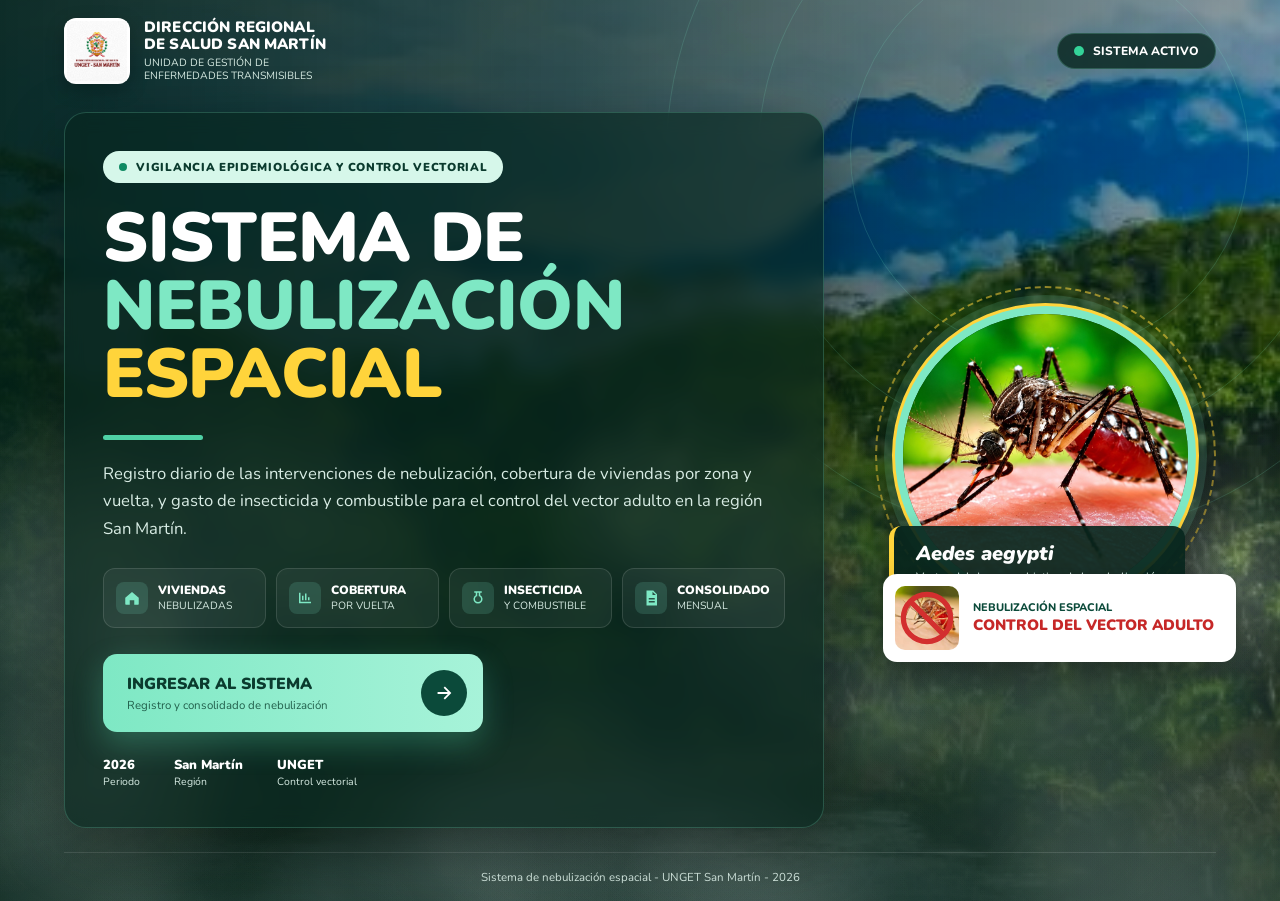
<file: index.html>
<!DOCTYPE html>
<html lang="es">
<head>
<meta charset="UTF-8">
<meta name="viewport" content="width=device-width, initial-scale=1">
<title>Nebulizaci&#243;n espacial 2026 | UNGET San Mart&#237;n</title>
<link rel="preconnect" href="https://fonts.googleapis.com">
<link href="https://fonts.googleapis.com/css2?family=Nunito:wght@400;600;700;800;900&display=swap" rel="stylesheet">
<link rel="stylesheet" href="presentacion.css">
</head>
<body>
<main class="portada">
  <div class="fondo" aria-hidden="true"></div>
  <canvas id="niebla" aria-hidden="true"></canvas>
  <div class="ondas" aria-hidden="true"><span></span><span></span><span></span></div>

  <header class="cabecera">
    <div class="marca">
      <div class="marca-logo"><img src="logo.png" alt="Logo DIRESA San Mart&#237;n"></div>
      <div class="marca-texto">
        <strong>Direcci&#243;n Regional<br>de Salud San Mart&#237;n</strong>
        <span>Unidad de Gesti&#243;n de<br>Enfermedades Transmisibles</span>
      </div>
    </div>
    <div class="estado"><i></i>Sistema activo</div>
  </header>

  <section class="contenido">
    <div class="tarjeta">
      <p class="etiqueta"><i></i>Vigilancia epidemiol&#243;gica y control vectorial</p>
      <h1><span class="l1">Sistema de</span> <span class="l2">nebulizaci&#243;n</span> <span class="l3">espacial</span></h1>
      <div class="raya"></div>
      <p class="bajada">Registro diario de las intervenciones de nebulizaci&#243;n, cobertura de viviendas por zona y vuelta, y gasto de insecticida y combustible para el control del vector adulto en la regi&#243;n San Mart&#237;n.</p>

      <ul class="modulos">
        <li><span class="ico"><svg viewBox="0 0 24 24"><path d="M3 11.5 12 4l9 7.5V20a1 1 0 0 1-1 1h-5v-6H9v6H4a1 1 0 0 1-1-1z"/></svg></span><b>Viviendas</b><small>nebulizadas</small></li>
        <li><span class="ico"><svg viewBox="0 0 24 24"><path d="M4 19V5h2v12h14v2zM8 15V9h2v6zm4 0V6h2v9zm4 0v-4h2v4z"/></svg></span><b>Cobertura</b><small>por vuelta</small></li>
        <li><span class="ico"><svg viewBox="0 0 24 24"><path d="M7 3h10v2h-2v3.3a6 6 0 1 1-6 0V5H7zm4 2v4.5l-.6.3a4 4 0 1 0 3.2 0l-.6-.3V5z"/></svg></span><b>Insecticida</b><small>y combustible</small></li>
        <li><span class="ico"><svg viewBox="0 0 24 24"><path d="M6 2h9l5 5v15H6zm8 1.5V8h4.5zM9 12v2h8v-2zm0 4v2h8v-2z"/></svg></span><b>Consolidado</b><small>mensual</small></li>
      </ul>

      <a class="ingresar" href="dashboard.html">
        <span><b>Ingresar al sistema</b><small>Registro y consolidado de nebulizaci&#243;n</small></span>
        <i><svg viewBox="0 0 24 24"><path d="M5 11h11.2l-4.6-4.6L13 5l7 7-7 7-1.4-1.4 4.6-4.6H5z"/></svg></i>
      </a>

      <ul class="meta">
        <li><b>2026</b><small>Periodo</small></li>
        <li><b>San Mart&#237;n</b><small>Regi&#243;n</small></li>
        <li><b>UNGET</b><small>Control vectorial</small></li>
      </ul>
    </div>

    <figure class="visual">
      <div class="aro">
        <div class="circulo"><img src="mosquito.png" alt="Mosquito Aedes aegypti"></div>
      </div>
      <figcaption class="nombre"><b>Aedes aegypti</b><span>Vector del dengue, objetivo de la nebulizaci&#243;n</span></figcaption>
      <div class="sello">
        <div class="sello-ico">
          <img src="mosquito-real.jpg" alt="">
          <svg viewBox="0 0 64 64" aria-hidden="true"><circle cx="32" cy="32" r="27" fill="none" stroke="#d32f2f" stroke-width="6"/><path d="M13 13 51 51" stroke="#d32f2f" stroke-width="6"/></svg>
        </div>
        <div><small>Nebulizaci&#243;n espacial</small><b>Control del vector adulto</b></div>
      </div>
    </figure>
  </section>

  <footer class="pie">Sistema de nebulizaci&#243;n espacial - UNGET San Mart&#237;n - 2026</footer>
</main>

<script>
(function () {
  var cv = document.getElementById('niebla'), cx = cv.getContext('2d');
  var quieto = window.matchMedia('(prefers-reduced-motion: reduce)').matches;
  var W, H, dpr, nubes = [], raton = { x: -9999, y: -9999 };
  function medir() {
    dpr = Math.min(window.devicePixelRatio || 1, 2);
    W = cv.clientWidth; H = cv.clientHeight;
    cv.width = W * dpr; cv.height = H * dpr; cx.setTransform(dpr, 0, 0, dpr, 0, 0);
  }
  function nueva(inicio) {
    var r = 70 + Math.random() * 170;
    return { x: inicio ? Math.random() * W : -r - Math.random() * W * 0.3, y: H * (0.55 + Math.random() * 0.55),
      r: r, vx: 0.15 + Math.random() * 0.4, vy: -0.04 - Math.random() * 0.1, a: 0.04 + Math.random() * 0.07, ox: 0, oy: 0 };
  }
  function iniciar() { medir(); nubes = []; var c = Math.round(Math.min(70, W / 20)); for (var i = 0; i < c; i++) nubes.push(nueva(true)); }
  function dibujar() {
    cx.clearRect(0, 0, W, H);
    for (var i = 0; i < nubes.length; i++) {
      var p = nubes[i];
      if (!quieto) { p.x += p.vx; p.y += p.vy; }
      var dx = p.x - raton.x, dy = p.y - raton.y, d = Math.sqrt(dx * dx + dy * dy), lim = p.r + 120;
      if (d < lim) { var f = (1 - d / lim) * 40; p.ox += (dx / (d || 1)) * f * 0.08; p.oy += (dy / (d || 1)) * f * 0.08; }
      p.ox *= 0.94; p.oy *= 0.94;
      var x = p.x + p.ox, y = p.y + p.oy, g = cx.createRadialGradient(x, y, 0, x, y, p.r);
      g.addColorStop(0, 'rgba(238,243,240,' + p.a + ')'); g.addColorStop(1, 'rgba(238,243,240,0)');
      cx.fillStyle = g; cx.beginPath(); cx.arc(x, y, p.r, 0, Math.PI * 2); cx.fill();
      if (p.x - p.r > W || p.y + p.r < H * 0.25) nubes[i] = nueva(false);
    }
    if (!quieto) requestAnimationFrame(dibujar);
  }
  window.addEventListener('resize', iniciar);
  window.addEventListener('pointermove', function (e) { raton.x = e.clientX; raton.y = e.clientY; if (quieto) dibujar(); });
  iniciar(); dibujar();
})();
</script>
</body>
</html>
</file>
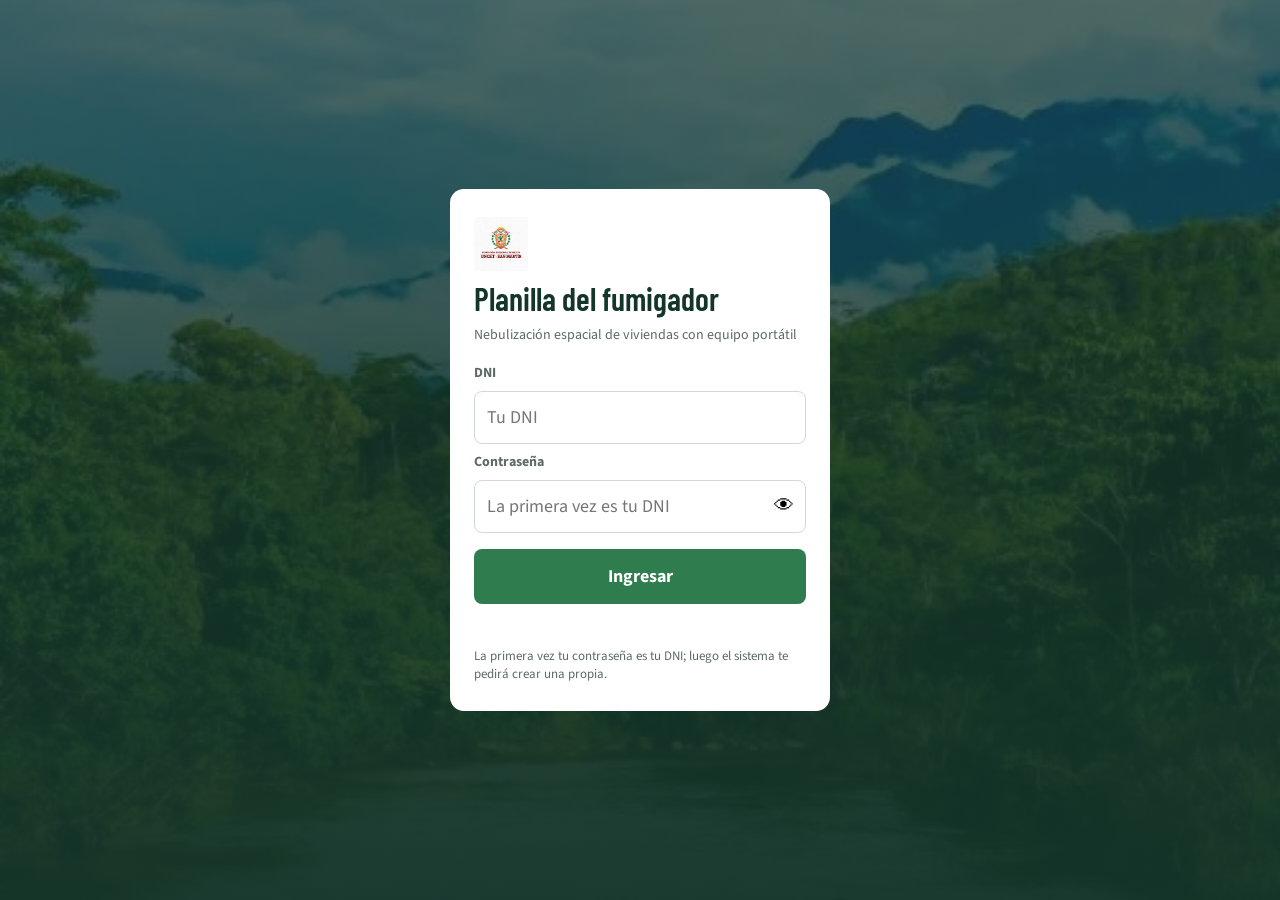
<file: fumigador.html>
<!DOCTYPE html>
<html lang="es">
<head>
<meta charset="UTF-8">
<meta name="viewport" content="width=device-width, initial-scale=1, viewport-fit=cover">
<meta name="theme-color" content="#14352a">
<title>Planilla del fumigador | Nebulizaci&#243;n espacial 2026</title>
<link rel="preconnect" href="https://fonts.googleapis.com">
<link href="https://fonts.googleapis.com/css2?family=Barlow+Condensed:wght@500;600;700&family=Source+Sans+3:wght@400;600;700&display=swap" rel="stylesheet">
<link rel="stylesheet" href="fumigador.css">
<!-- Para instalarla como aplicacion en el celular -->
<link rel="manifest" href="fumigador.webmanifest">
<link rel="icon" href="icono-192.png">
<link rel="apple-touch-icon" href="apple-touch-icon.png">
<meta name="apple-mobile-web-app-capable" content="yes">
<meta name="mobile-web-app-capable" content="yes">
<meta name="apple-mobile-web-app-title" content="Fumigador">
<meta name="apple-mobile-web-app-status-bar-style" content="black-translucent">
</head>
<body>

<!-- ============ INGRESO ============ -->
<section id="vLogin" class="login">
  <form id="formLogin" class="login-caja" autocomplete="on">
    <img src="logo.png" alt="" onerror="this.style.display='none'">
    <h1>Planilla del fumigador</h1>
    <p class="sub">Nebulizaci&#243;n espacial de viviendas con equipo port&#225;til</p>
    <label for="usuario">DNI</label>
    <input id="usuario" inputmode="numeric" maxlength="8" autocomplete="username" placeholder="Tu DNI" required>
    <label for="pin">Contrase&#241;a</label>
    <div class="clave-caja"><input id="pin" type="password" maxlength="30" autocomplete="current-password" placeholder="La primera vez es tu DNI" required><button type="button" class="ver-clave" data-ver="pin" aria-label="Mostrar contrase&#241;a">&#128065;</button></div>
    <button type="submit" class="btn btn-primario btn-grande" id="btnLogin">Ingresar</button>
    <p id="loginError" class="error" role="alert"></p>
    <p class="nota">La primera vez tu contrase&#241;a es tu DNI; luego el sistema te pedir&#225; crear una propia.</p>
    <div class="instalar" id="cajaInstalar" hidden>
      <button type="button" class="btn btn-claro btn-ancho" id="btnInstalar">&#128242; Instalar la aplicaci&#243;n en este celular</button>
      <p class="nota" id="ayudaInstalar"></p>
    </div>
  </form>
</section>

<!-- ============ CAMBIAR CONTRASEÑA (primer ingreso) ============ -->
<section id="vCambiar" class="login" hidden>
  <form id="formCambiar" class="login-caja">
    <img src="logo.png" alt="" onerror="this.style.display='none'">
    <h1>Crea tu contrase&#241;a</h1>
    <p class="sub" id="saludoCambiar">Es tu primer ingreso. Por seguridad cambia la contrase&#241;a (ahora es tu DNI).</p>
    <label for="claveNueva">Nueva contrase&#241;a (m&#237;nimo 6 caracteres)</label>
    <div class="clave-caja"><input id="claveNueva" type="password" maxlength="30" autocomplete="new-password" required><button type="button" class="ver-clave" data-ver="claveNueva" aria-label="Mostrar">&#128065;</button></div>
    <label for="claveNueva2">Rep&#237;tela</label>
    <input id="claveNueva2" type="password" maxlength="30" autocomplete="new-password" required>
    <button type="submit" class="btn btn-primario btn-grande" id="btnCambiar">Guardar contrase&#241;a</button>
    <p id="cambiarError" class="error" role="alert"></p>
    <p class="nota">No la compartas. Si la olvidas, tu jefe de brigada puede restablecerla.</p>
  </form>
</section>

<!-- ============ APP ============ -->
<div id="app" hidden>
  <header class="barra">
    <button id="btnAtras" class="icono" aria-label="Volver" hidden>&#8592;</button>
    <div class="barra-titulo">
      <strong id="tituloBarra">Mis tareas</strong>
      <small id="nombreFum"></small>
    </div>
    <span id="estadoSync" class="sync"></span>
    <button id="btnMenu" class="icono" aria-label="Salir" title="Salir">&#9211;</button>
  </header>

  <!-- LISTA DE TAREAS -->
  <main id="vTareas" class="vista">
    <p class="ayuda">Elige la tarea que te asign&#243; tu jefe de brigada y registra cada vivienda. Funciona aunque no tengas se&#241;al: todo se guarda en tu celular y se env&#237;a cuando vuelva el internet.</p>
    <div id="listaTareas"></div>
    <button class="btn btn-claro btn-ancho" id="btnRefrescar">&#8635; Actualizar tareas</button>
    <button class="btn btn-primario btn-ancho" id="btnInstalar2" hidden>&#128242; Instalar como aplicaci&#243;n</button>
  </main>

  <!-- PLANILLA -->
  <main id="vPlanilla" class="vista" hidden>
    <section class="cabecera-tarea" id="cabTarea"></section>

    <div class="aviso-devuelta" id="avisoDevuelta" hidden></div>
    <div class="aviso-cerrada" id="avisoCerrada" hidden></div>

    <details class="bloque" id="bloqueDatos">
      <summary>Equipo e insecticida <small id="resumenDatos"></small></summary>
      <div class="rejilla">
        <div class="ancho"><label for="pNebulizador">Nebulizador (quien maneja el equipo) *</label><input id="pNebulizador" list="listaNebulizadores" autocapitalize="characters" placeholder="Elige o escribe el nombre"><datalist id="listaNebulizadores"></datalist></div>
        <div class="ancho"><label for="pRegistrador">Registrador (t&#250;, quien anota)</label><input id="pRegistrador" readonly tabindex="-1" class="solo-lectura"></div>
        <div class="ancho"><label for="pInsecticida">Nombre del insecticida</label><select id="pInsecticida"></select></div>
        <div><label for="pTipo">Tipo</label><input id="pTipo" autocapitalize="characters" placeholder="Ej. CE, EW"></div>
        <div><label for="pConc">Concentraci&#243;n final</label><input id="pConc" placeholder="Ej. 2%"></div>
      </div>
    </details>

    <!-- AGREGAR VIVIENDA -->
    <section class="bloque nueva" id="bloqueNueva">
      <h2 id="tituloNueva">Vivienda N&#176; <span id="numNueva">1</span></h2>
      <div class="rejilla">
        <div><label for="vSector">Sector</label><input id="vSector" autocapitalize="characters"></div>
        <div><label for="vManzana">N&#176; Manzana</label><input id="vManzana" autocapitalize="characters"></div>
        <div class="ancho"><label for="vDireccion">Direcci&#243;n / Nombre del jefe de familia</label><input id="vDireccion" autocapitalize="words"></div>
        <div class="ancho">
          <label>Residentes</label>
          <div class="contador">
            <button type="button" data-res="-1" aria-label="Menos">&#8722;</button>
            <input id="vResidentes" type="number" inputmode="numeric" min="0" max="99" value="0">
            <button type="button" data-res="1" aria-label="M&#225;s">+</button>
          </div>
        </div>
      </div>
      <p class="label-cond">Marca c&#243;mo qued&#243; la vivienda (se guarda al tocar):</p>
      <div class="condiciones" id="condiciones">
        <button type="button" data-cond="NEB_FRIO" class="c-neb">Nebulizada<br><b>En fr&#237;o</b></button>
        <button type="button" data-cond="NEB_CALIENTE" class="c-neb">Nebulizada<br><b>Caliente</b></button>
        <button type="button" data-cond="CERRADA" class="c-cer"><b>Cerrada</b></button>
        <button type="button" data-cond="RENUENTE" class="c-ren"><b>Renuente</b></button>
        <button type="button" data-cond="DESHABITADA" class="c-desh"><b>Deshabitada</b></button>
      </div>
      <button type="button" class="btn btn-claro btn-ancho" id="btnCancelarEdicion" hidden>Cancelar edici&#243;n</button>
    </section>

    <!-- LISTA DE VIVIENDAS -->
    <section class="bloque">
      <h2>Viviendas registradas</h2>
      <div id="listaViviendas"></div>
    </section>

    <div class="guardado" id="estadoGuardado"></div>
    <button class="btn btn-claro btn-grande btn-ancho" id="btnGuardarAvance">&#128190; Guardar avance</button>
    <button class="btn btn-primario btn-grande btn-ancho" id="btnEnviar">&#10004; Terminar y enviar al jefe</button>
    <div class="espacio-totales"></div>
  </main>

  <!-- TOTALES (fila "Total" del formato) -->
  <footer class="totales" id="totales" hidden></footer>
</div>

<div id="aviso" class="aviso" role="status" hidden></div>
<div id="cargando" class="cargando" hidden><span></span></div>

<script src="config.js"></script>
<script src="fumigador.js"></script>
</body>
</html>
</file>
<file: presentacion.css>
:root{--selva:#08261e;--menta:#7ee8c4;--menta2:#4fd1a5;--amarillo:#ffd43b;--blanco:#ffffff;--texto:#d8ece4;--vidrio:rgba(8,38,30,.62);--borde:rgba(126,232,196,.22)}
*{box-sizing:border-box;margin:0;padding:0}
html,body{min-height:100%}
body{font-family:"Nunito",Segoe UI,Arial,sans-serif;color:var(--blanco);background:var(--selva)}

.portada{position:relative;min-height:100vh;display:flex;flex-direction:column;overflow:hidden;isolation:isolate;padding:0 clamp(18px,5vw,80px)}
.fondo{position:absolute;inset:-3%;z-index:-3;
  background:linear-gradient(90deg,rgba(6,32,25,.94) 0%,rgba(6,32,25,.75) 45%,rgba(6,32,25,.35) 100%),
             linear-gradient(0deg,rgba(6,32,25,.9) 0%,rgba(6,32,25,0) 40%),
             url("selva.jpg") center/cover no-repeat;
  filter:saturate(1.1);animation:acerca 30s ease-in-out infinite alternate}
@keyframes acerca{from{transform:scale(1)}to{transform:scale(1.06)}}
#niebla{position:absolute;inset:0;width:100%;height:100%;z-index:-2;pointer-events:none}
.ondas{position:absolute;right:-12vw;top:-18vw;width:60vw;height:60vw;z-index:-1;pointer-events:none}
.ondas span{position:absolute;inset:0;border:1px solid rgba(126,232,196,.16);border-radius:50%}
.ondas span:nth-child(2){inset:12%}.ondas span:nth-child(3){inset:24%}

/* Cabecera */
.cabecera{display:flex;justify-content:space-between;align-items:center;padding:18px 0;max-width:1400px;width:100%;margin:0 auto}
.marca{display:flex;align-items:center;gap:14px}
.marca-logo{width:66px;height:66px;border-radius:12px;background:#fff;display:grid;place-items:center;overflow:hidden;box-shadow:0 6px 18px rgba(0,0,0,.25)}
.marca-logo img{width:92%;height:auto}
.marca-texto strong{display:block;font-weight:900;font-size:15px;line-height:1.1;text-transform:uppercase;letter-spacing:.01em}
.marca-texto span{display:block;font-size:10.5px;margin-top:5px;line-height:1.2;text-transform:uppercase;color:var(--texto)}
.estado{display:flex;align-items:center;gap:9px;padding:9px 16px;border-radius:999px;background:rgba(8,38,30,.8);border:1px solid var(--borde);font-size:12px;font-weight:800;text-transform:uppercase}
.estado i{width:10px;height:10px;border-radius:50%;background:#34d399;box-shadow:0 0 0 0 rgba(52,211,153,.7);animation:late 2s infinite}
@keyframes late{70%{box-shadow:0 0 0 9px rgba(52,211,153,0)}100%{box-shadow:0 0 0 0 rgba(52,211,153,0)}}

/* Contenido */
.contenido{flex:1;display:grid;grid-template-columns:minmax(0,760px) minmax(0,1fr);gap:clamp(20px,4vw,70px);align-items:center;max-width:1400px;width:100%;margin:0 auto;padding:10px 0 24px}
.tarjeta{background:var(--vidrio);border:1px solid var(--borde);border-radius:22px;padding:clamp(24px,3vw,40px);backdrop-filter:blur(10px);-webkit-backdrop-filter:blur(10px);box-shadow:0 20px 60px rgba(0,0,0,.35);animation:entra .9s cubic-bezier(.2,.7,.2,1) both}
@keyframes entra{from{opacity:0;transform:translateY(22px)}to{opacity:1;transform:none}}
.etiqueta{display:inline-flex;align-items:center;gap:9px;background:#d6f7ea;color:#0b3b2e;font-weight:900;font-size:11.5px;letter-spacing:.06em;text-transform:uppercase;padding:8px 16px;border-radius:999px}
.etiqueta i{width:8px;height:8px;border-radius:50%;background:#0f8a63}
h1{margin:22px 0 0;font-weight:900;font-size:clamp(42px,5.4vw,76px);line-height:.98;text-transform:uppercase;letter-spacing:-.01em}
h1 span{display:block}
h1 .l1{color:var(--blanco)}h1 .l2{color:var(--menta)}h1 .l3{color:var(--amarillo)}
.raya{width:100px;height:5px;border-radius:5px;background:var(--menta2);margin:26px 0 20px}
.bajada{font-size:clamp(15px,1.3vw,17px);line-height:1.65;color:var(--texto);max-width:40em}

.modulos{list-style:none;display:grid;grid-template-columns:repeat(4,1fr);gap:10px;margin:26px 0}
.modulos li{display:grid;grid-template-columns:auto 1fr;grid-template-rows:auto auto;column-gap:10px;align-items:center;padding:13px 12px;border-radius:12px;background:rgba(255,255,255,.05);border:1px solid rgba(255,255,255,.12)}
.modulos .ico{grid-row:1/3;width:32px;height:32px;border-radius:8px;background:rgba(126,232,196,.16);display:grid;place-items:center}
.modulos .ico svg{width:18px;height:18px;fill:var(--menta)}
.modulos b{font-size:12px;font-weight:900;text-transform:uppercase;line-height:1.1}
.modulos small{font-size:10.5px;color:var(--texto);text-transform:uppercase;line-height:1.2}

.ingresar{display:flex;align-items:center;justify-content:space-between;gap:16px;max-width:380px;padding:16px 16px 16px 24px;border-radius:14px;
  background:linear-gradient(90deg,var(--menta),#a7f3d9);color:#0b3b2e;text-decoration:none;box-shadow:0 12px 30px rgba(79,209,165,.3);transition:transform .2s,box-shadow .2s}
.ingresar b{display:block;font-weight:900;font-size:16px;text-transform:uppercase}
.ingresar small{display:block;font-size:11.5px;margin-top:2px;color:#22604c}
.ingresar i{flex:none;width:46px;height:46px;border-radius:50%;background:#0b4a3a;display:grid;place-items:center;transition:transform .2s}
.ingresar i svg{width:22px;height:22px;fill:#fff}
.ingresar:hover{transform:translateY(-2px);box-shadow:0 16px 36px rgba(79,209,165,.42)}
.ingresar:hover i{transform:translateX(4px)}
.ingresar:focus-visible{outline:3px solid var(--amarillo);outline-offset:4px}

.meta{list-style:none;display:flex;gap:34px;margin-top:24px}
.meta b{display:block;font-size:13px;font-weight:900}
.meta small{display:block;font-size:10.5px;color:var(--texto)}

/* Visual */
.visual{position:relative;margin:0;justify-self:center;width:min(100%,520px);aspect-ratio:1/1.08;animation:entra .9s .15s cubic-bezier(.2,.7,.2,1) both}
.aro{position:absolute;inset:0 0 8% 0;border-radius:50%;border:2px dashed rgba(255,212,59,.55);padding:5%;animation:gira 60s linear infinite}
.circulo{width:100%;height:100%;border-radius:50%;overflow:hidden;border:9px solid var(--menta);outline:3px solid var(--amarillo);outline-offset:-1px;box-shadow:0 0 0 10px rgba(126,232,196,.14),0 30px 60px rgba(0,0,0,.45);animation:gira 60s linear infinite reverse}
.circulo img{width:100%;height:100%;object-fit:cover;object-position:35% 50%}
@keyframes gira{to{transform:rotate(360deg)}}
.nombre{position:absolute;left:4%;bottom:15%;padding:14px 22px;min-width:250px;border-radius:12px;background:rgba(8,38,30,.92);border-left:5px solid var(--amarillo);box-shadow:0 10px 30px rgba(0,0,0,.35)}
.nombre b{display:block;font-style:italic;font-weight:900;font-size:20px}
.nombre span{display:block;font-size:12px;color:var(--texto);margin-top:2px}
.sello{position:absolute;right:-6%;bottom:-2%;display:flex;align-items:center;gap:14px;padding:12px 22px 12px 12px;border-radius:14px;background:#fff;color:#0b3b2e;box-shadow:0 14px 34px rgba(0,0,0,.35)}
.sello-ico{position:relative;width:64px;height:64px;border-radius:10px;overflow:hidden;flex:none}
.sello-ico img{width:100%;height:100%;object-fit:cover}
.sello-ico svg{position:absolute;inset:4px}
.sello small{display:block;font-size:11px;font-weight:800;text-transform:uppercase;color:#0b4a3a}
.sello b{display:block;font-size:15px;font-weight:900;text-transform:uppercase;color:#c62828}

.pie{border-top:1px solid rgba(255,255,255,.12);padding:16px 0;text-align:center;font-size:11.5px;color:var(--texto);max-width:1400px;width:100%;margin:0 auto}

@media (max-width:1100px){.modulos{grid-template-columns:repeat(2,1fr)}}
@media (max-width:960px){
  .contenido{grid-template-columns:1fr}
  .visual{width:min(100%,420px);aspect-ratio:auto;margin:10px auto 30px;display:flex;flex-direction:column;gap:12px}
  .aro{position:relative;inset:auto;aspect-ratio:1/1}
  .nombre,.sello{position:relative;left:auto;right:auto;bottom:auto}
}
@media (max-width:520px){
  .estado{display:none}
  .meta{gap:20px}
  .nombre{min-width:0;left:0}
  .sello{padding-right:14px}
}
@media (prefers-reduced-motion:reduce){.fondo,.aro,.circulo,.tarjeta,.visual,.estado i{animation:none}}
</file>
<file: fumigador.css>
/* Nebulización espacial 2026 - página del fumigador (pensada para celular) */
:root{
  --selva:#14352a; --hoja:#2f7d4f; --hoja-clara:#dcebe1; --niebla:#eef3f0;
  --ambar:#e0a526; --ambar-claro:#fff4d6; --rojo:#b23b2e; --tinta:#1d2a24;
  --gris:#5d6b64; --borde:#cfdad3; --blanco:#fff; --desh:#8a9a92;
}
*{box-sizing:border-box}
html{-webkit-text-size-adjust:100%}
body{margin:0;font-family:"Source Sans 3",Segoe UI,Arial,sans-serif;font-size:16px;color:var(--tinta);background:var(--niebla)}
h1,h2{font-family:"Barlow Condensed",Arial Narrow,sans-serif;font-weight:600;margin:0}
h2{font-size:21px;color:var(--selva);margin-bottom:10px}
button,input,select,textarea{font:inherit}
:focus-visible{outline:3px solid var(--ambar);outline-offset:2px}
[hidden]{display:none !important}

.btn{border:0;border-radius:8px;padding:11px 16px;cursor:pointer;font-weight:700;display:inline-flex;align-items:center;justify-content:center;gap:6px}
.btn-primario{background:var(--hoja);color:#fff}
.btn-primario:active{background:#286b43}
.btn-claro{background:#fff;color:var(--selva);border:1px solid var(--borde)}
.btn-grande{padding:15px 18px;font-size:18px}
.btn-ancho{width:100%;margin-top:12px}

/* Ingreso */
.login{min-height:100vh;min-height:100svh;display:grid;place-items:center;padding:20px;
  background:linear-gradient(180deg,rgba(20,53,42,.7),rgba(20,53,42,.96)),url("selva.jpg") center/cover}
.login-caja{background:#fff;padding:28px 24px;border-radius:14px;width:100%;max-width:380px;display:flex;flex-direction:column;gap:8px}
.login-caja img{height:54px;align-self:flex-start}
.login-caja h1{font-size:32px;color:var(--selva)}
.login-caja .sub{margin:0 0 10px;color:var(--gris);font-size:14px}
.login-caja label{font-size:14px;font-weight:700;color:var(--gris)}
.login-caja input{padding:13px 12px;border:1px solid var(--borde);border-radius:8px;font-size:18px}
.login-caja .btn{margin-top:8px}
.error{color:var(--rojo);min-height:1.2em;margin:4px 0;font-weight:600}
.nota{color:var(--gris);font-size:13px;margin:0}

/* Barra */
.barra{position:sticky;top:0;z-index:20;display:flex;align-items:center;gap:8px;padding:10px 12px;padding-top:max(10px,env(safe-area-inset-top));background:var(--selva);color:#fff}
.barra-titulo{flex:1;min-width:0;display:flex;flex-direction:column}
.barra-titulo strong{font-family:"Barlow Condensed",Arial Narrow,sans-serif;font-size:21px;font-weight:600;white-space:nowrap;overflow:hidden;text-overflow:ellipsis}
.barra-titulo small{font-size:12px;color:#cfe3d6;white-space:nowrap;overflow:hidden;text-overflow:ellipsis}
.icono{background:rgba(255,255,255,.12);border:0;color:#fff;width:40px;height:40px;border-radius:10px;font-size:20px;cursor:pointer;flex:none}
.sync{font-size:12px;font-weight:700;white-space:nowrap}
.sync button{border:0;border-radius:999px;padding:6px 10px;font-size:12px;font-weight:700;background:#fff;color:var(--selva);cursor:pointer}

.vista{padding:14px 12px 30px;max-width:640px;margin:0 auto}
.ayuda{color:var(--gris);font-size:14px;margin:0 0 12px;line-height:1.45}
.vacio{padding:26px 14px;text-align:center;color:var(--gris);background:#fff;border:1px dashed var(--borde);border-radius:12px;line-height:1.5}

/* Tarjetas de tareas */
.tarea{display:block;width:100%;text-align:left;background:#fff;border:1px solid var(--borde);border-left:6px solid var(--hoja);border-radius:12px;padding:12px 14px;margin-bottom:10px;cursor:pointer;color:inherit}
.tarea:active{background:var(--hoja-clara)}
.tarea-fila{display:flex;align-items:center;gap:6px;flex-wrap:wrap;margin-bottom:4px}
.tarea-fila b{font-size:15px;margin-right:auto}
.tarea-zona{font-family:"Barlow Condensed",Arial Narrow,sans-serif;font-size:22px;font-weight:600;color:var(--selva);line-height:1.15}
.tarea-det{font-size:13px;color:var(--gris);margin-top:2px}

.chip{display:inline-block;padding:3px 8px;border-radius:999px;font-size:12px;font-weight:700;white-space:nowrap;background:var(--hoja-clara);color:var(--selva)}
.chip.hoy{background:var(--ambar);color:#3b2a00}
.e-NUEVA{background:#e8eeea;color:var(--gris)}
.e-BORRADOR{background:var(--ambar-claro);color:#7a5400}
.e-ENVIADA{background:#dce8f7;color:#1d4f8a}
.e-APROBADA{background:var(--hoja);color:#fff}
.e-DEVUELTA{background:#fbe1dd;color:var(--rojo)}
.e-SYNC{background:#fff;border:1px dashed var(--ambar);color:#7a5400}

/* Planilla */
.cabecera-tarea{background:var(--selva);color:#fff;border-radius:12px;padding:14px;margin-bottom:12px}
.cab-zona{font-family:"Barlow Condensed",Arial Narrow,sans-serif;font-size:24px;font-weight:600;line-height:1.15;margin-bottom:8px}
.cabecera-tarea dl{display:grid;grid-template-columns:1fr 1fr;gap:6px 12px;margin:0}
.cabecera-tarea dt{font-size:11px;color:#a9c9b6;text-transform:uppercase;letter-spacing:.4px}
.cabecera-tarea dd{margin:0;font-size:14px;font-weight:600}
.cab-obs{margin:10px 0 0;font-size:13px;color:#e3efe8}

.aviso-devuelta,.aviso-cerrada{border-radius:10px;padding:12px 14px;margin-bottom:12px;font-size:14px;line-height:1.4}
.aviso-devuelta{background:#fbe1dd;color:#7a1f15;border:1px solid #efb3aa}
.aviso-cerrada{background:#fff;border:1px solid var(--borde)}

.bloque{background:#fff;border:1px solid var(--borde);border-radius:12px;padding:14px;margin-bottom:12px}
details.bloque summary{cursor:pointer;font-weight:700;color:var(--selva);list-style:none}
details.bloque summary::before{content:"▸ "}
details.bloque[open] summary::before{content:"▾ "}
details.bloque summary small{font-weight:600;color:var(--gris)}
details.bloque[open] .rejilla{margin-top:12px}

.rejilla{display:grid;grid-template-columns:1fr 1fr;gap:10px}
.rejilla .ancho{grid-column:1/-1}
.rejilla label,.label-cond{display:block;font-size:13px;font-weight:700;color:var(--gris);margin-bottom:4px}
.rejilla input{width:100%;padding:12px 11px;border:1px solid var(--borde);border-radius:8px;font-size:17px;background:#fff}
.rejilla input:disabled{background:#f3f6f4;color:var(--gris)}
.rejilla input.solo-lectura{background:#f3f6f4;color:var(--selva);font-weight:700;border-style:dashed}

.nueva{border:2px solid var(--hoja)}
.contador{display:flex;align-items:stretch;gap:8px}
.contador button{width:56px;border:1px solid var(--borde);border-radius:8px;background:var(--niebla);font-size:24px;font-weight:700;color:var(--selva);cursor:pointer}
.contador input{text-align:center;font-size:20px;font-weight:700}
.label-cond{margin:14px 0 8px}

.condiciones{display:grid;grid-template-columns:1fr 1fr;gap:8px}
.condiciones button{min-height:64px;border-radius:12px;border:2px solid transparent;font-size:14px;line-height:1.2;cursor:pointer;color:#fff;padding:8px 6px}
.condiciones button b{font-size:19px}
.condiciones .c-neb{background:var(--hoja)}
.condiciones .c-cer{background:var(--ambar);color:#3b2a00}
.condiciones .c-ren{background:var(--rojo)}
.condiciones .c-desh{background:var(--desh)}
.condiciones button:active{transform:scale(.97);filter:brightness(1.1)}
.condiciones button.marcada{border-color:var(--tinta);box-shadow:0 0 0 3px #fff inset}
.condiciones button:last-child{grid-column:1/-1}

/* Lista de viviendas */
.viv{display:flex;align-items:center;gap:10px;padding:10px 0;border-bottom:1px solid #edf1ee}
.viv:last-child{border-bottom:0}
.viv.editando{background:var(--ambar-claro);margin:0 -14px;padding:10px 14px}
.viv-n{flex:none;width:30px;height:30px;border-radius:50%;background:var(--niebla);display:grid;place-items:center;font-weight:700;font-size:13px;color:var(--selva)}
.viv-txt{flex:1;min-width:0}
.viv-txt b{display:block;font-size:15px;overflow:hidden;text-overflow:ellipsis;white-space:nowrap}
.viv-txt small{color:var(--gris);font-size:12px}
.viv .chip{flex:none}
.chip.c-neb{background:var(--hoja);color:#fff}
.chip.c-cer{background:var(--ambar);color:#3b2a00}
.chip.c-ren{background:var(--rojo);color:#fff}
.chip.c-desh{background:var(--desh);color:#fff}
.viv-acc{display:flex;gap:4px;flex:none}
.viv-acc button{border:1px solid var(--borde);background:#fff;border-radius:8px;width:36px;height:36px;cursor:pointer;font-size:15px}

/* Totales fijos abajo */
.espacio-totales{height:80px}
.totales{position:fixed;left:0;right:0;bottom:0;z-index:15;display:grid;grid-template-columns:repeat(7,1fr);gap:2px;
  padding:8px 6px;padding-bottom:max(8px,env(safe-area-inset-bottom));background:var(--selva);color:#fff;box-shadow:0 -4px 14px rgba(0,0,0,.2)}
.totales div{text-align:center;border-radius:6px;padding:4px 0}
.totales b{display:block;font-family:"Barlow Condensed",Arial Narrow,sans-serif;font-size:22px;line-height:1}
.totales small{font-size:10px;color:#cfe3d6}
.totales .t-neb{background:rgba(47,125,79,.55)}
.totales .t-cer{background:rgba(224,165,38,.35)}
.totales .t-ren{background:rgba(178,59,46,.45)}
.totales .t-desh{background:rgba(138,154,146,.35)}

/* Avisos */
.aviso{position:fixed;left:50%;bottom:92px;transform:translateX(-50%);z-index:50;width:min(92%,420px);padding:12px 16px;border-radius:10px;
  background:var(--selva);color:#fff;font-weight:600;box-shadow:0 6px 20px rgba(0,0,0,.3);text-align:center}
.aviso.error{background:var(--rojo)}
.cargando{position:fixed;inset:0;z-index:60;background:rgba(238,243,240,.6);display:grid;place-items:center}
.cargando span{width:44px;height:44px;border-radius:50%;border:4px solid var(--hoja-clara);border-top-color:var(--hoja);animation:gira .8s linear infinite}
@keyframes gira{to{transform:rotate(360deg)}}

@media (min-width:700px){
  .condiciones{grid-template-columns:repeat(5,1fr)}
  .condiciones button:last-child{grid-column:auto}
  .totales{max-width:640px;margin:0 auto;border-radius:12px 12px 0 0}
}

.instalar{margin-top:10px;padding-top:12px;border-top:1px dashed var(--borde)}
.instalar .btn-ancho{margin-top:0}
.instalar .nota{margin-top:8px;line-height:1.4}
/* Cuando se abre como aplicacion instalada */
@media (display-mode: standalone){ .barra{padding-top:max(14px,env(safe-area-inset-top))} }

.clave-caja{position:relative}
.clave-caja input{width:100%;padding-right:50px}
.ver-clave{position:absolute;right:6px;top:50%;transform:translateY(-50%);border:0;background:transparent;font-size:20px;cursor:pointer;padding:6px}
.rejilla select{width:100%;padding:12px 11px;border:1px solid var(--borde);border-radius:8px;font-size:17px;background:#fff}
.rejilla select:disabled{background:#f3f6f4;color:var(--gris)}
.guardado{margin:4px 0 -4px;text-align:center;font-size:13px;color:var(--gris);min-height:1.2em}
.cab-motivo{display:inline-block;margin-bottom:6px;padding:3px 10px;border-radius:999px;background:var(--ambar);color:#3b2a00;font-size:12px;font-weight:800;letter-spacing:.3px}
</file>
